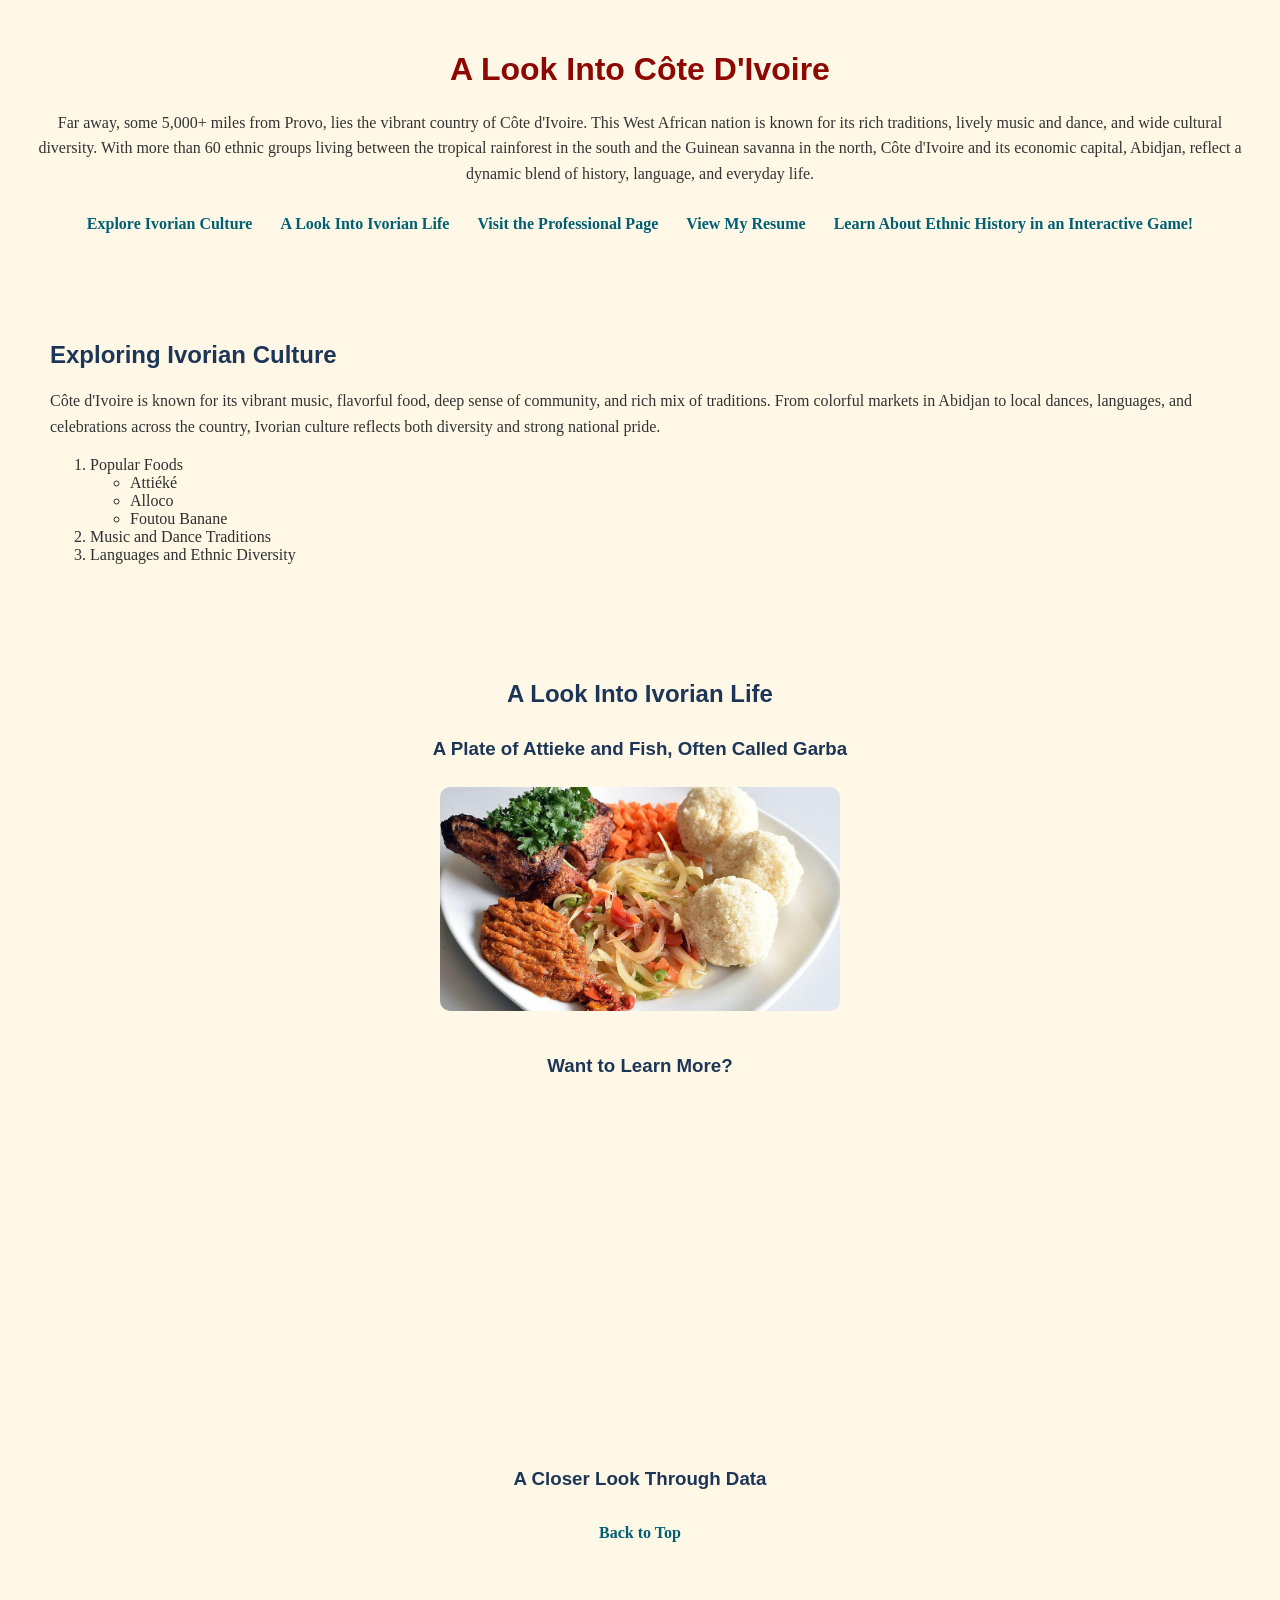
<file: index.html>
<!DOCTYPE html>
<html lang="en">
<head>
    <meta charset="UTF-8">
    <meta name="viewport" content="width=device-width, initial-scale=1.0">
    <title>Discover Côte D'Ivoire</title>
    <link rel="stylesheet" href="styles.css">
</head>
<body>
    <div id="intro">
        <h1>
            A Look Into Côte D'Ivoire
        </h1>
        <p>Far away, some 5,000+ miles from Provo, lies the vibrant country of Côte d'Ivoire. This West African nation is known for its rich traditions, lively music and dance, and wide cultural diversity. With more than 60 ethnic groups living between the tropical rainforest in the south and the Guinean savanna in the north, Côte d'Ivoire and its economic capital, Abidjan, reflect a dynamic blend of history, language, and everyday life.</p>
        <nav class="page-links" aria-label="Page navigation">
            <a href="#culture">Explore Ivorian Culture</a>
            <a href="#media">A Look Into Ivorian Life</a>
            <a href="startbootstrap-grayscale-gh-pages/index.html">Visit the Professional Page</a>
            <a href="resume.html">View My Resume</a>
            <a href="game.html">Learn About Ethnic History in an Interactive Game!</a>
        </nav>
    </div>
    <div id="culture">
        <h2>Exploring Ivorian Culture</h2>
        <p>Côte d'Ivoire is known for its vibrant music, flavorful food, deep sense of community, and rich mix of traditions. From colorful markets in Abidjan to local dances, languages, and celebrations across the country, Ivorian culture reflects both diversity and strong national pride.</p>
        <ol>
            <li>Popular Foods
                <ul>
                    <li>Attiéké</li>
                    <li>Alloco</li>
                    <li>Foutou Banane</li>
                </ul>
            </li>
            <li>Music and Dance Traditions</li>
            <li>Languages and Ethnic Diversity</li>
        </ol>
    </div>
    <div id="media">
        <h2>A Look Into Ivorian Life</h2>

        <section class="media-item">
            <h3>A Plate of Attieke and Fish, Often Called Garba</h3>
            <img src="assets/images/garba.jpg" alt="An image of Côte D'Ivoire food">
        </section>

        <section class="media-item">
            <h3>Want to Learn More?</h3>
            <iframe
                src="https://www.youtube.com/embed/23ubg7QdebI?si=tmG_KdYVaBy4KKWv"
                title="Cote d'Ivoire video"
                allow="accelerometer; autoplay; clipboard-write; encrypted-media; gyroscope; picture-in-picture; web-share"
                referrerpolicy="strict-origin-when-cross-origin"
                allowfullscreen
            ></iframe>
        </section>

        <section class="media-item">
            <h3>A Closer Look Through Data</h3>
            <div class="tableauPlaceholder" id="viz1776729305467" style="position: relative;">
                <noscript>
                    <a href="#">
                        <img alt="Chart 2" src="assets/images/tableau-fallback.png" style="border: none;">
                    </a>
                </noscript>
                <object class="tableauViz" style="display: none;">
                    <param name="host_url" value="https%3A%2F%2Fpublic.tableau.com%2F">
                    <param name="embed_code_version" value="3">
                    <param name="site_root" value="">
                    <param name="name" value="CotedIvoire_16837889607920&#47;Chart2">
                    <param name="tabs" value="no">
                    <param name="toolbar" value="yes">
                    <param name="static_image" value="assets/images/tableau-static.png">
                    <param name="animate_transition" value="yes">
                    <param name="display_static_image" value="yes">
                    <param name="display_spinner" value="yes">
                    <param name="display_overlay" value="yes">
                    <param name="display_count" value="yes">
                    <param name="language" value="en-US">
                </object>
            </div>
        </section>
        <script type="text/javascript">
            var divElement = document.getElementById("viz1776729305467");
            var vizElement = divElement.getElementsByTagName("object")[0];
            if (divElement.offsetWidth > 800) {
                vizElement.style.width = "100%";
                vizElement.style.height = (divElement.offsetWidth * 0.75) + "px";
            } else if (divElement.offsetWidth > 500) {
                vizElement.style.width = "100%";
                vizElement.style.height = (divElement.offsetWidth * 0.75) + "px";
            } else {
                vizElement.style.width = "100%";
                vizElement.style.height = "977px";
            }
            var scriptElement = document.createElement("script");
            scriptElement.src = "https://public.tableau.com/javascripts/api/viz_v1.js";
            vizElement.parentNode.insertBefore(scriptElement, vizElement);
        </script>
        <p class="back-link"><a href="#intro">Back to Top</a></p>
    </div>
</body>
</html>
</file>
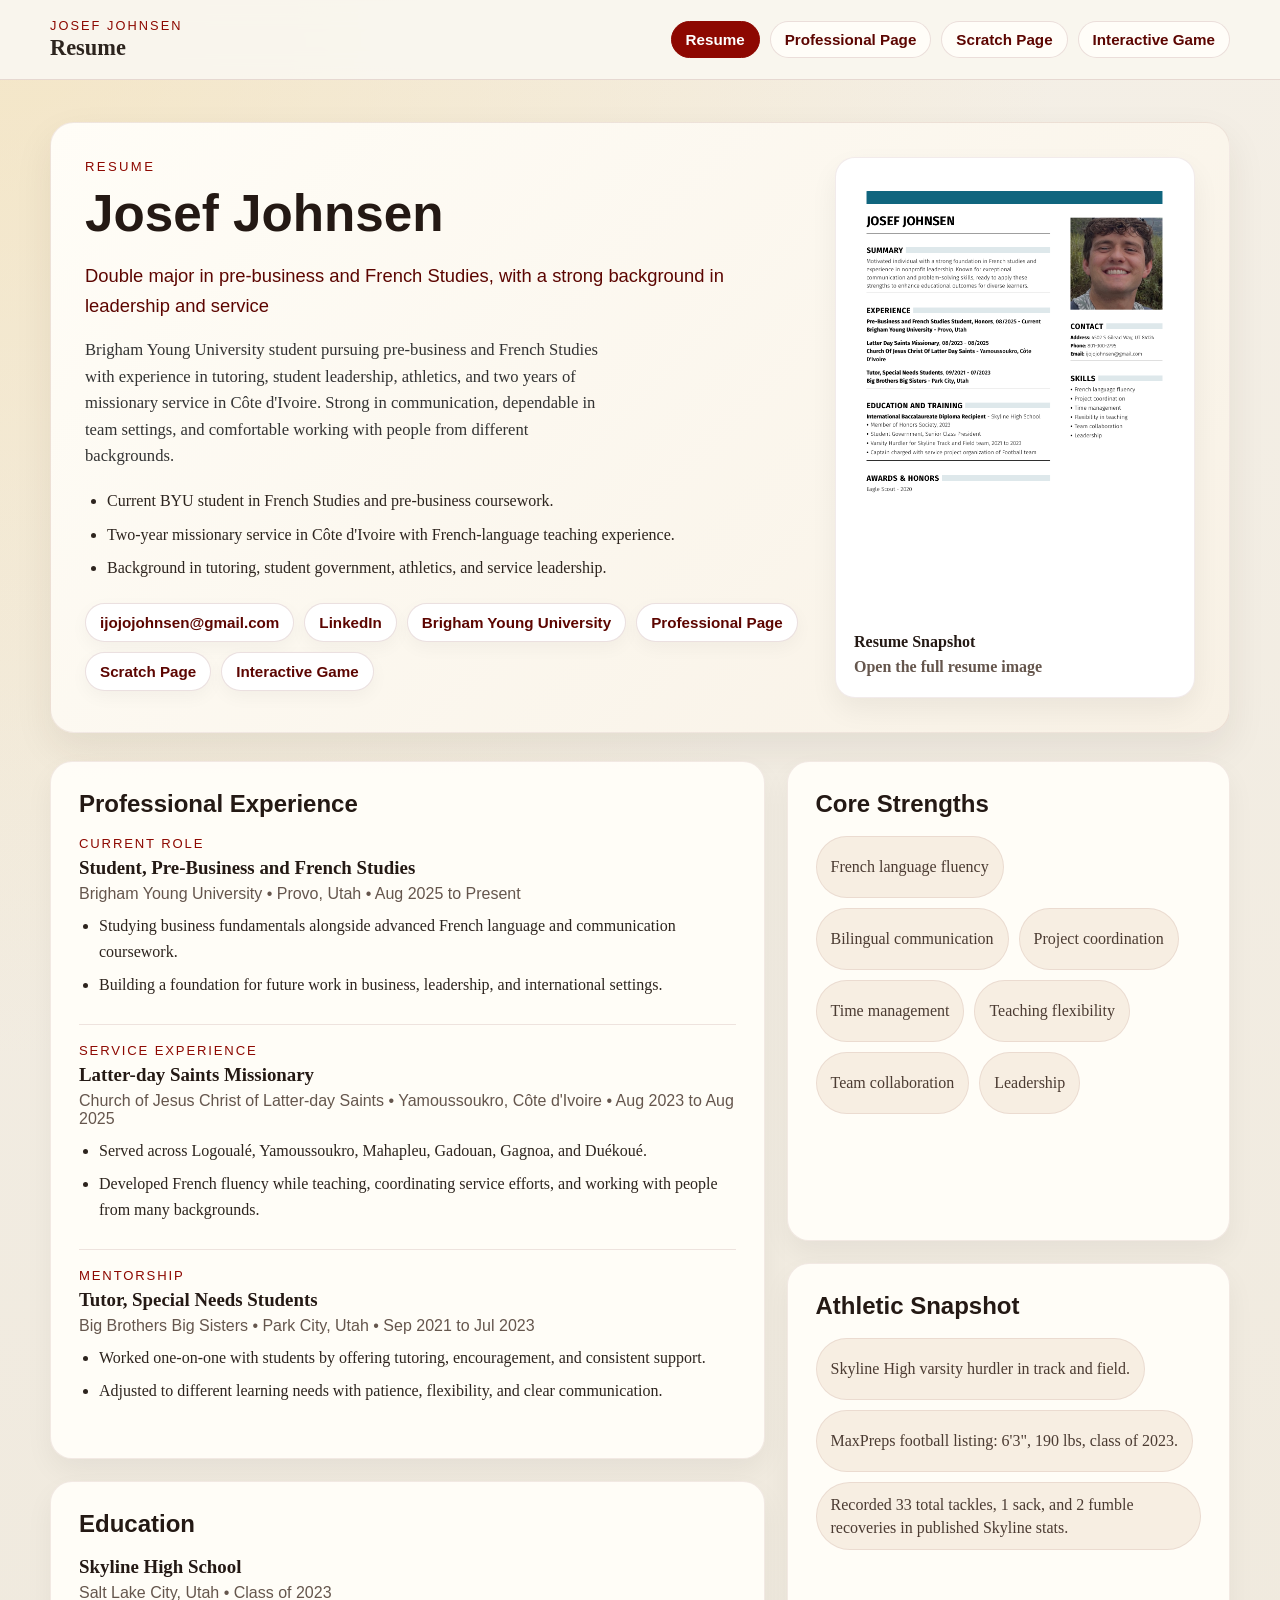
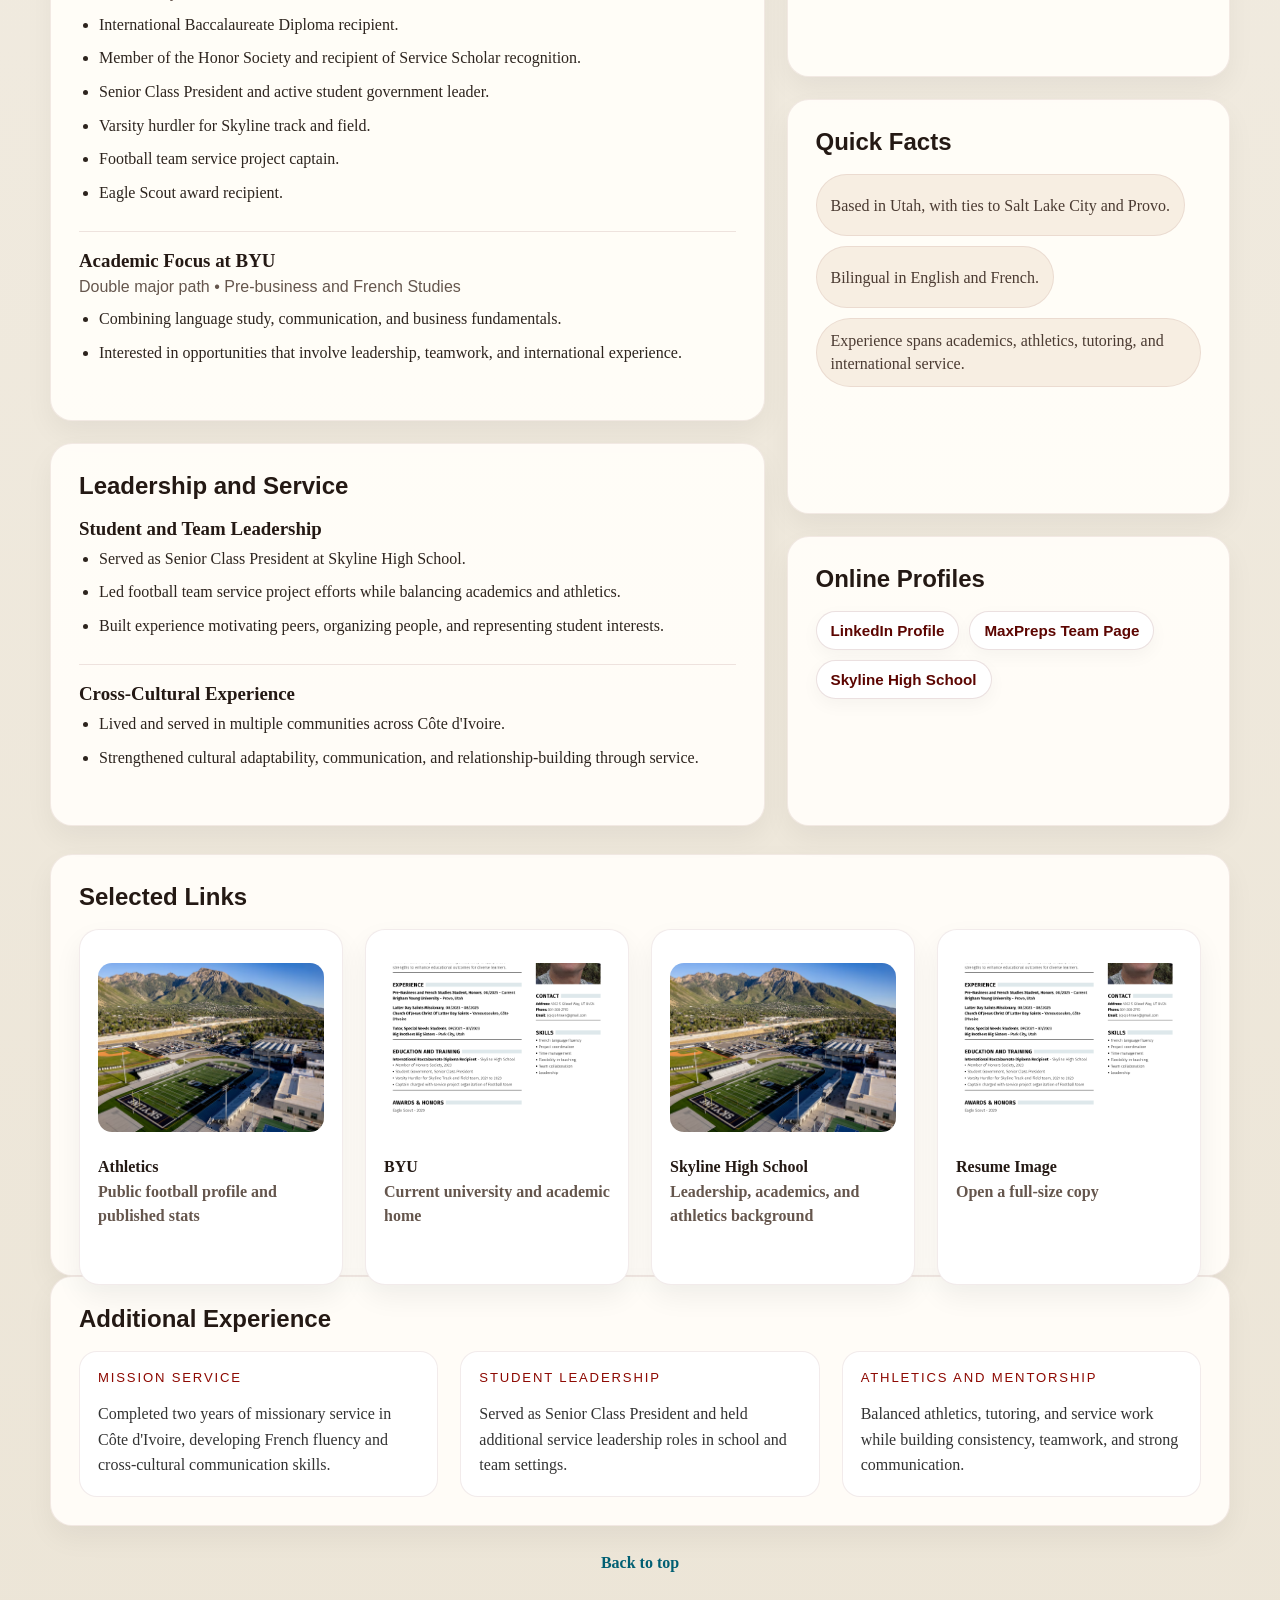
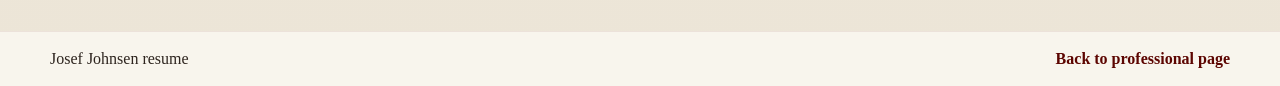
<file: resume.html>
<!DOCTYPE html>
<html lang="en">
    <head>
        <meta charset="UTF-8">
        <meta name="viewport" content="width=device-width, initial-scale=1.0">
        <title>Josef Johnsen | Resume</title>
        <link rel="stylesheet" href="styles.css">
    </head>
    <body class="resume-page" id="top">
        <div class="site-header">
            <div class="site-header-inner">
                <div class="site-brand">
                    <div class="brand-kicker">Josef Johnsen</div>
                    <div class="brand-name">Resume</div>
                </div>
                <div class="site-nav">
                    <a class="nav-link is-active" href="resume.html">Resume</a>
                    <a class="nav-link" href="startbootstrap-grayscale-gh-pages/index.html">Professional Page</a>
                    <a class="nav-link" href="index.html">Scratch Page</a>
                    <a class="nav-link" href="game.html">Interactive Game</a>
                </div>
            </div>
        </div>

        <div class="main-content">
            <div class="page">
                <div class="hero">
                    <div>
                        <span class="eyebrow">Resume</span>
                        <h1>Josef Johnsen</h1>
                        <p class="subtitle">Double major in pre-business and French Studies, with a strong background in leadership and service</p>
                        <p class="summary">
                            Brigham Young University student pursuing pre-business and French Studies with experience in
                            tutoring, student leadership, athletics, and two years of missionary service in Côte d'Ivoire.
                            Strong in communication, dependable in team settings, and comfortable working with people from
                            different backgrounds.
                        </p>
                        <ul class="hero-list">
                            <li>Current BYU student in French Studies and pre-business coursework.</li>
                            <li>Two-year missionary service in Côte d'Ivoire with French-language teaching experience.</li>
                            <li>Background in tutoring, student government, athletics, and service leadership.</li>
                        </ul>
                        <div class="contact-row">
                            <a class="contact-link" href="mailto:ijojojohnsen@gmail.com">ijojojohnsen@gmail.com</a>
                            <a class="contact-link" href="https://www.linkedin.com/in/josef-johnsen-2667503b0/" target="_blank" rel="noreferrer">LinkedIn</a>
                            <a class="contact-link" href="https://www.byu.edu/" target="_blank" rel="noreferrer">Brigham Young University</a>
                            <a class="contact-link" href="startbootstrap-grayscale-gh-pages/index.html">Professional Page</a>
                            <a class="contact-link" href="index.html">Scratch Page</a>
                            <a class="contact-link" href="game.html">Interactive Game</a>
                        </div>
                    </div>
                    <a class="image-card" href="images/resume.png" target="_blank">
                        <img class="hero-photo" src="images/resume.png" alt="Resume preview for Josef Johnsen">
                        <strong>Resume Snapshot</strong>
                        <span>Open the full resume image</span>
                    </a>
                </div>

                <div class="grid">
                    <div class="stack">
                        <div class="section">
                            <h2>Professional Experience</h2>
                            <div class="item">
                                <div class="mini-title">Current Role</div>
                                <div class="item-title">Student, Pre-Business and French Studies</div>
                                <div class="item-meta">Brigham Young University • Provo, Utah • Aug 2025 to Present</div>
                                <ul>
                                    <li>Studying business fundamentals alongside advanced French language and communication coursework.</li>
                                    <li>Building a foundation for future work in business, leadership, and international settings.</li>
                                </ul>
                            </div>
                            <div class="item">
                                <div class="mini-title">Service Experience</div>
                                <div class="item-title">Latter-day Saints Missionary</div>
                                <div class="item-meta">Church of Jesus Christ of Latter-day Saints • Yamoussoukro, Côte d'Ivoire • Aug 2023 to Aug 2025</div>
                                <ul>
                                    <li>Served across Logoualé, Yamoussoukro, Mahapleu, Gadouan, Gagnoa, and Duékoué.</li>
                                    <li>Developed French fluency while teaching, coordinating service efforts, and working with people from many backgrounds.</li>
                                </ul>
                            </div>
                            <div class="item">
                                <div class="mini-title">Mentorship</div>
                                <div class="item-title">Tutor, Special Needs Students</div>
                                <div class="item-meta">Big Brothers Big Sisters • Park City, Utah • Sep 2021 to Jul 2023</div>
                                <ul>
                                    <li>Worked one-on-one with students by offering tutoring, encouragement, and consistent support.</li>
                                    <li>Adjusted to different learning needs with patience, flexibility, and clear communication.</li>
                                </ul>
                            </div>
                        </div>

                        <div class="section">
                            <h2>Education</h2>
                            <div class="item">
                                <div class="item-title">Skyline High School</div>
                                <div class="item-meta">Salt Lake City, Utah • Class of 2023</div>
                                <ul>
                                    <li>International Baccalaureate Diploma recipient.</li>
                                    <li>Member of the Honor Society and recipient of Service Scholar recognition.</li>
                                    <li>Senior Class President and active student government leader.</li>
                                    <li>Varsity hurdler for Skyline track and field.</li>
                                    <li>Football team service project captain.</li>
                                    <li>Eagle Scout award recipient.</li>
                                </ul>
                            </div>
                            <div class="item">
                                <div class="item-title">Academic Focus at BYU</div>
                                <div class="item-meta">Double major path • Pre-business and French Studies</div>
                                <ul>
                                    <li>Combining language study, communication, and business fundamentals.</li>
                                    <li>Interested in opportunities that involve leadership, teamwork, and international experience.</li>
                                </ul>
                            </div>
                        </div>

                        <div class="section">
                            <h2>Leadership and Service</h2>
                            <div class="item">
                                <div class="item-title">Student and Team Leadership</div>
                                <ul>
                                    <li>Served as Senior Class President at Skyline High School.</li>
                                    <li>Led football team service project efforts while balancing academics and athletics.</li>
                                    <li>Built experience motivating peers, organizing people, and representing student interests.</li>
                                </ul>
                            </div>
                            <div class="item">
                                <div class="item-title">Cross-Cultural Experience</div>
                                <ul>
                                    <li>Lived and served in multiple communities across Côte d'Ivoire.</li>
                                    <li>Strengthened cultural adaptability, communication, and relationship-building through service.</li>
                                </ul>
                            </div>
                        </div>
                    </div>

                    <div class="stack">
                        <div class="section">
                            <h2>Core Strengths</h2>
                            <div class="skills-list">
                                <div class="chip">French language fluency</div>
                                <div class="chip">Bilingual communication</div>
                                <div class="chip">Project coordination</div>
                                <div class="chip">Time management</div>
                                <div class="chip">Teaching flexibility</div>
                                <div class="chip">Team collaboration</div>
                                <div class="chip">Leadership</div>
                            </div>
                        </div>

                        <div class="section">
                            <h2>Athletic Snapshot</h2>
                            <div class="stats-list">
                                <div class="chip">Skyline High varsity hurdler in track and field.</div>
                                <div class="chip">MaxPreps football listing: 6'3", 190 lbs, class of 2023.</div>
                                <div class="chip">Recorded 33 total tackles, 1 sack, and 2 fumble recoveries in published Skyline stats.</div>
                            </div>
                        </div>

                        <div class="section">
                            <h2>Quick Facts</h2>
                            <div class="stats-list">
                                <div class="chip">Based in Utah, with ties to Salt Lake City and Provo.</div>
                                <div class="chip">Bilingual in English and French.</div>
                                <div class="chip">Experience spans academics, athletics, tutoring, and international service.</div>
                            </div>
                        </div>

                        <div class="section">
                            <h2>Online Profiles</h2>
                            <div class="skills-list">
                                <a class="contact-link" href="https://www.linkedin.com/in/josef-johnsen-2667503b0/" target="_blank" rel="noreferrer">LinkedIn Profile</a>
                                <a class="contact-link" href="https://www.maxpreps.com/ut/salt-lake-city/skyline-eagles/football/22-23/roster/" target="_blank" rel="noreferrer">MaxPreps Team Page</a>
                                <a class="contact-link" href="https://schools.graniteschools.org/skylinehigh/" target="_blank" rel="noreferrer">Skyline High School</a>
                            </div>
                        </div>
                    </div>
                </div>

                <div class="gallery">
                    <h2>Selected Links</h2>
                    <div class="gallery-grid">
                        <a class="image-card" href="https://www.maxpreps.com/ut/salt-lake-city/skyline-eagles/athletes/josef-johnsen/?careerid=1qm3flmglch44" target="_blank">
                            <img src="images/skyline.avif" alt="Skyline High School athletics">
                            <strong>Athletics</strong>
                            <span>Public football profile and published stats</span>
                        </a>
                        <a class="image-card" href="https://www.byu.edu/" target="_blank" rel="noreferrer">
                            <img src="images/resume.png" alt="Resume preview for Josef Johnsen">
                            <strong>BYU</strong>
                            <span>Current university and academic home</span>
                        </a>
                        <a class="image-card" href="https://schools.graniteschools.org/skylinehigh/" target="_blank" rel="noreferrer">
                            <img src="images/skyline.avif" alt="Skyline High School">
                            <strong>Skyline High School</strong>
                            <span>Leadership, academics, and athletics background</span>
                        </a>
                        <a class="image-card" href="images/resume.png" target="_blank">
                            <img src="images/resume.png" alt="Josef Johnsen resume image">
                            <strong>Resume Image</strong>
                            <span>Open a full-size copy</span>
                        </a>
                    </div>
                </div>

                <div class="fun-section">
                    <h2>Additional Experience</h2>
                    <div class="fun-grid">
                        <div class="fun-card">
                            <div class="mini-title">Mission Service</div>
                            <p>Completed two years of missionary service in Côte d'Ivoire, developing French fluency and cross-cultural communication skills.</p>
                        </div>
                        <div class="fun-card">
                            <div class="mini-title">Student Leadership</div>
                            <p>Served as Senior Class President and held additional service leadership roles in school and team settings.</p>
                        </div>
                        <div class="fun-card">
                            <div class="mini-title">Athletics and Mentorship</div>
                            <p>Balanced athletics, tutoring, and service work while building consistency, teamwork, and strong communication.</p>
                        </div>
                    </div>
                </div>

                <p class="back-top"><a href="#top">Back to top</a></p>
            </div>
        </div>

        <div class="site-footer">
            <div class="site-footer-inner">
                <div>Josef Johnsen resume</div>
                <div><a href="startbootstrap-grayscale-gh-pages/index.html">Back to professional page</a></div>
            </div>
        </div>
    </body>
</html>
</file>
<file: styles.css>
body {
    background-color: #fff8e7;
    font-family: Georgia, serif;
    color: #2f2f2f;
    margin: 0;
    padding: 0;
}

#intro {
    padding: 30px;
    text-align: center;
}

#culture {
    padding: 30px;
    margin: 20px;
    border-radius: 10px;
}

#media {
    padding: 30px;
    margin: 20px;
    border-radius: 10px;
    text-align: center;
}

h1 {
    color: #8d0801;
    font-family: "Trebuchet MS", sans-serif;
}

h2 {
    color: #1d3557;
    font-family: Arial, sans-serif;
}

h3 {
    color: #1d3557;
    font-family: Arial, sans-serif;
    margin-bottom: 12px;
}

p {
    color: #333333;
    line-height: 1.6;
}

a {
    color: #005f73;
    font-weight: bold;
    text-decoration: none;
}

a:hover {
    text-decoration: underline;
}

.page-links {
    margin-top: 20px;
}

.page-links a {
    display: inline-block;
    margin: 8px 12px;
}

.media-item {
    margin-top: 30px;
}

img {
    width: 400px;
    max-width: 100%;
    border-radius: 10px;
    margin-top: 15px;
    margin-bottom: 10px;
}

iframe {
    width: 560px;
    max-width: 100%;
    height: 315px;
    margin-top: 20px;
    margin-bottom: 10px;
    border: none;
}

.tableauPlaceholder {
    max-width: 100%;
    margin: 20px auto 10px;
}

.back-link {
    margin-top: 30px;
}

body.resume-page {
    margin: 0;
    background:
        radial-gradient(circle at top left, rgba(244, 213, 141, 0.35), transparent 30%),
        linear-gradient(180deg, #f4efe6 0%, #ece5d7 100%);
    color: #2d241e;
    font-family: Georgia, serif;
}

.resume-page .site-header {
    position: sticky;
    top: 0;
    z-index: 20;
    background: rgba(249, 246, 239, 0.96);
    border-bottom: 1px solid rgba(92, 5, 1, 0.12);
    backdrop-filter: blur(12px);
}

.resume-page .site-header-inner,
.resume-page .site-footer-inner {
    max-width: 1180px;
    margin: 0 auto;
    padding: 18px 24px;
    display: flex;
    justify-content: space-between;
    align-items: center;
    gap: 18px;
}

.resume-page .site-brand {
    display: flex;
    flex-direction: column;
    gap: 2px;
}

.resume-page .brand-kicker {
    font-size: 0.8rem;
    letter-spacing: 0.16em;
    text-transform: uppercase;
    color: #8d0801;
    font-family: Arial, sans-serif;
}

.resume-page .brand-name {
    font-size: 1.4rem;
    font-weight: bold;
    color: #2d241e;
}

.resume-page .site-nav {
    display: flex;
    flex-wrap: wrap;
    justify-content: flex-end;
    gap: 10px;
}

.resume-page .nav-link {
    display: inline-block;
    padding: 9px 14px;
    border-radius: 999px;
    border: 1px solid rgba(92, 5, 1, 0.12);
    background: #fffdf8;
    color: #5c0501;
    text-decoration: none;
    font-family: Arial, sans-serif;
    font-size: 0.95rem;
}

.resume-page .nav-link.is-active {
    background: #8d0801;
    border-color: #8d0801;
    color: #fff;
}

.resume-page .main-content {
    padding: 42px 20px 56px;
}

.resume-page .page {
    max-width: 1180px;
    margin: 0 auto;
}

.resume-page .hero {
    display: grid;
    grid-template-columns: minmax(0, 2fr) minmax(260px, 360px);
    gap: 28px;
    align-items: stretch;
    padding: 34px;
    margin-bottom: 28px;
    background: linear-gradient(135deg, #fffdf7 0%, #f8f1e5 100%);
    border: 1px solid rgba(92, 5, 1, 0.08);
    border-radius: 24px;
    box-shadow: 0 16px 38px rgba(55, 40, 25, 0.08);
}

.resume-page .eyebrow {
    display: inline-block;
    margin-bottom: 10px;
    color: #8d0801;
    font-size: 0.82rem;
    font-family: Arial, sans-serif;
    letter-spacing: 0.18em;
    text-transform: uppercase;
}

.resume-page .hero h1 {
    margin: 0 0 8px;
    color: #241914;
    font-size: clamp(2.2rem, 4vw, 3.3rem);
    font-family: "Trebuchet MS", sans-serif;
}

.resume-page .subtitle {
    margin-bottom: 16px;
    color: #5c0501;
    font-size: 1.15rem;
    font-family: Arial, sans-serif;
}

.resume-page .summary {
    max-width: 62ch;
    font-size: 1.04rem;
}

.resume-page .hero-list {
    margin: 18px 0 22px;
    padding-left: 22px;
}

.resume-page .hero-list li {
    margin-bottom: 8px;
    line-height: 1.6;
}

.resume-page .contact-row {
    display: flex;
    flex-wrap: wrap;
    gap: 10px;
    margin-top: 18px;
}

.resume-page .contact-link {
    display: inline-block;
    padding: 10px 14px;
    border-radius: 999px;
    background: #fff;
    border: 1px solid rgba(92, 5, 1, 0.12);
    color: #5c0501;
    text-decoration: none;
    font-family: Arial, sans-serif;
    font-size: 0.95rem;
    box-shadow: 0 6px 18px rgba(0, 0, 0, 0.04);
}

.resume-page .image-card {
    display: block;
    padding: 18px;
    background: #fff;
    border: 1px solid rgba(92, 5, 1, 0.08);
    border-radius: 20px;
    color: #2d241e;
    text-decoration: none;
    box-shadow: 0 12px 28px rgba(0, 0, 0, 0.06);
}

.resume-page .image-card strong,
.resume-page .image-card span {
    display: block;
}

.resume-page .image-card strong {
    margin-top: 12px;
    margin-bottom: 4px;
    color: #241914;
}

.resume-page .image-card span {
    color: #65564d;
    line-height: 1.5;
}

.resume-page .hero-photo,
.resume-page .gallery-grid img {
    width: 100%;
    height: auto;
    border-radius: 14px;
    object-fit: cover;
}

.resume-page .grid,
.resume-page .gallery-grid,
.resume-page .fun-grid {
    display: grid;
    gap: 22px;
}

.resume-page .grid {
    grid-template-columns: minmax(0, 1.45fr) minmax(280px, 0.9fr);
    margin-bottom: 28px;
}

.resume-page .stack {
    display: grid;
    gap: 22px;
}

.resume-page .section,
.resume-page .gallery,
.resume-page .fun-section {
    padding: 28px;
    background: rgba(255, 253, 248, 0.96);
    border: 1px solid rgba(92, 5, 1, 0.08);
    border-radius: 22px;
    box-shadow: 0 12px 28px rgba(0, 0, 0, 0.05);
}

.resume-page .section h2,
.resume-page .gallery h2,
.resume-page .fun-section h2 {
    margin-top: 0;
    margin-bottom: 18px;
    color: #241914;
    font-family: "Trebuchet MS", sans-serif;
}

.resume-page .item {
    padding: 18px 0;
    border-top: 1px solid rgba(92, 5, 1, 0.1);
}

.resume-page .item:first-of-type {
    padding-top: 0;
    border-top: 0;
}

.resume-page .mini-title {
    margin-bottom: 6px;
    color: #8d0801;
    font-size: 0.82rem;
    letter-spacing: 0.14em;
    text-transform: uppercase;
    font-family: Arial, sans-serif;
}

.resume-page .item-title {
    margin-bottom: 6px;
    font-size: 1.18rem;
    font-weight: bold;
    color: #241914;
}

.resume-page .item-meta {
    margin-bottom: 10px;
    color: #65564d;
    font-family: Arial, sans-serif;
}

.resume-page .item ul {
    margin: 0;
    padding-left: 20px;
}

.resume-page .item li {
    margin-bottom: 8px;
    line-height: 1.6;
}

.resume-page .skills-list,
.resume-page .stats-list {
    display: flex;
    flex-wrap: wrap;
    gap: 10px;
}

.resume-page .chip {
    display: inline-flex;
    align-items: center;
    min-height: 40px;
    padding: 10px 14px;
    border-radius: 999px;
    background: #f7eee2;
    border: 1px solid rgba(92, 5, 1, 0.08);
    color: #4b3b32;
    line-height: 1.45;
}

.resume-page .gallery-grid {
    grid-template-columns: repeat(4, minmax(0, 1fr));
}

.resume-page .gallery-grid .image-card {
    height: 100%;
}

.resume-page .gallery-grid img {
    aspect-ratio: 4 / 3;
}

.resume-page .fun-grid {
    grid-template-columns: repeat(3, minmax(0, 1fr));
}

.resume-page .fun-card {
    padding: 18px;
    background: #fff;
    border: 1px solid rgba(92, 5, 1, 0.08);
    border-radius: 18px;
}

.resume-page .fun-card p {
    margin-bottom: 0;
}

.resume-page .back-top {
    margin: 24px 0 0;
    text-align: center;
}

.resume-page .site-footer {
    border-top: 1px solid rgba(92, 5, 1, 0.08);
    background: rgba(249, 246, 239, 0.96);
}

.resume-page .site-footer a {
    color: #5c0501;
    text-decoration: none;
}

@media (max-width: 980px) {
    .resume-page .hero,
    .resume-page .grid,
    .resume-page .gallery-grid,
    .resume-page .fun-grid {
        grid-template-columns: 1fr;
    }

    .resume-page .site-header-inner,
    .resume-page .site-footer-inner {
        flex-direction: column;
        align-items: flex-start;
    }

    .resume-page .site-nav {
        justify-content: flex-start;
    }
}
</file>
